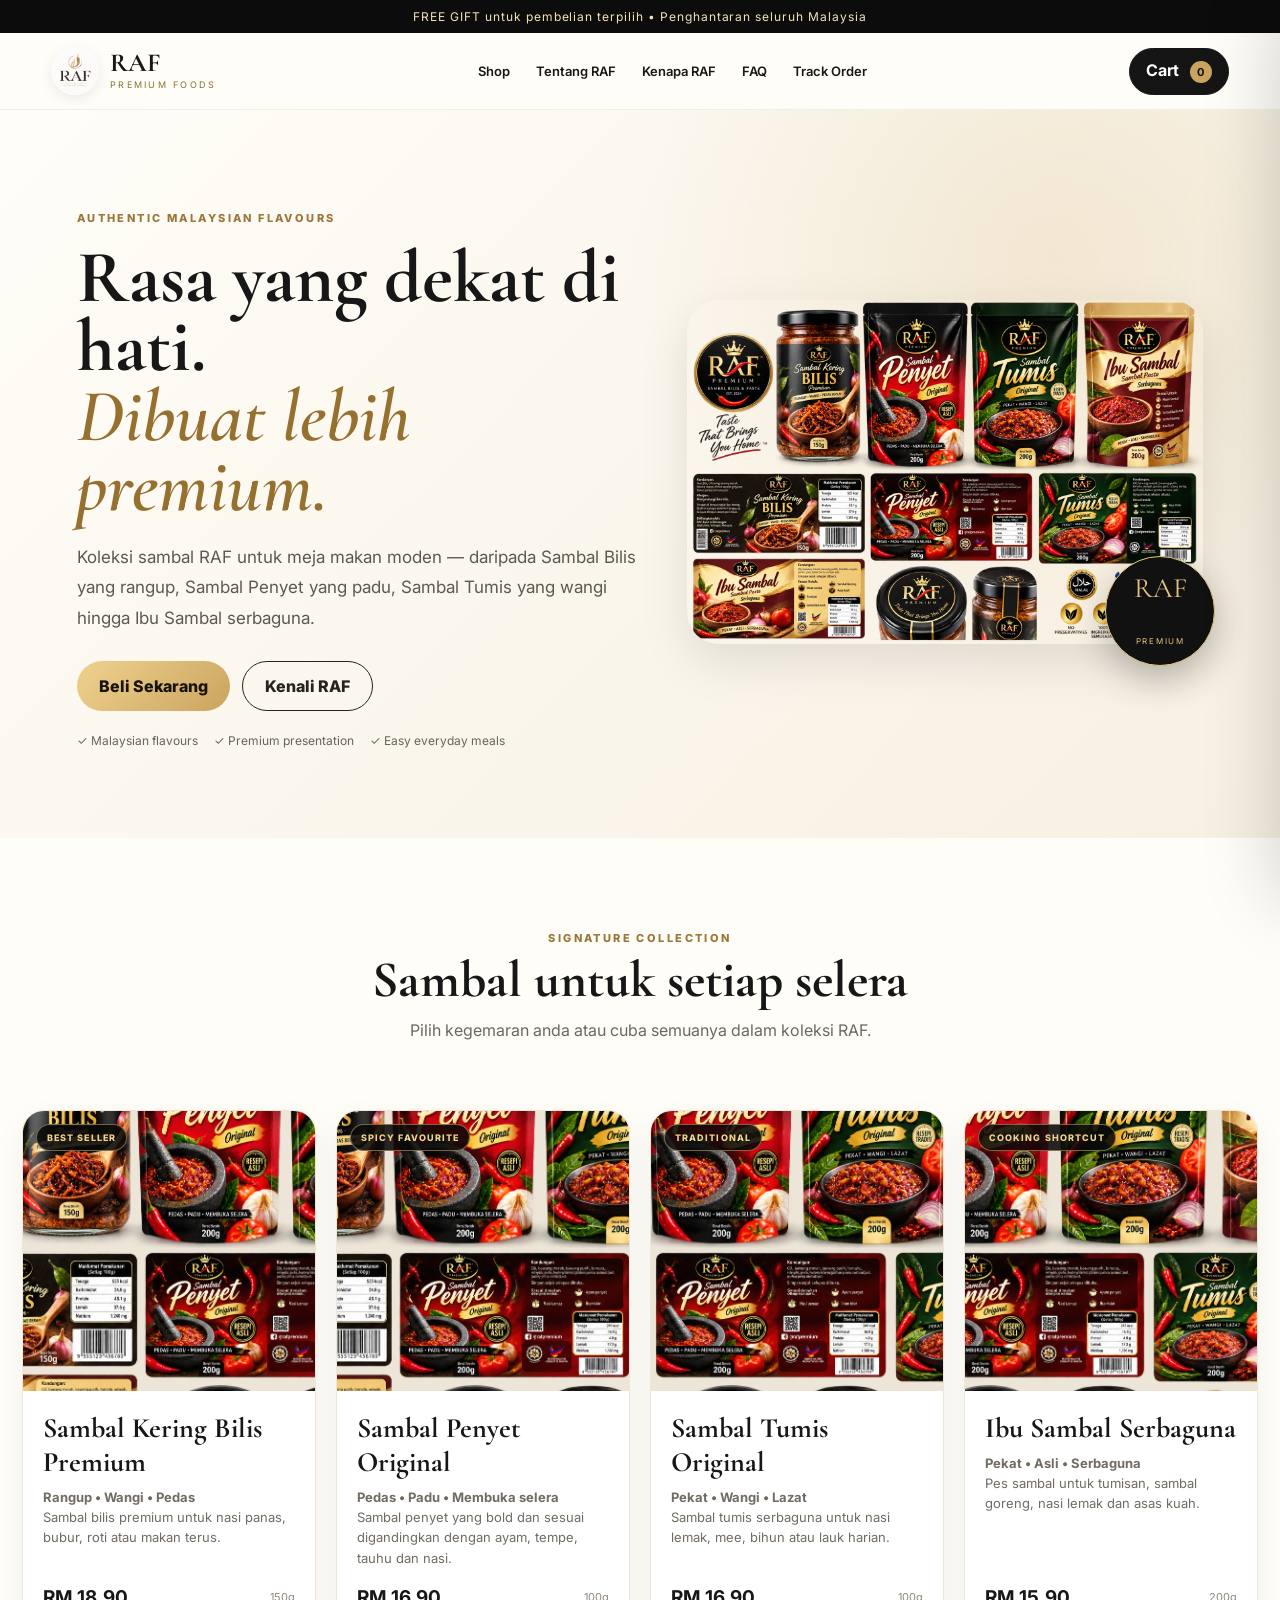
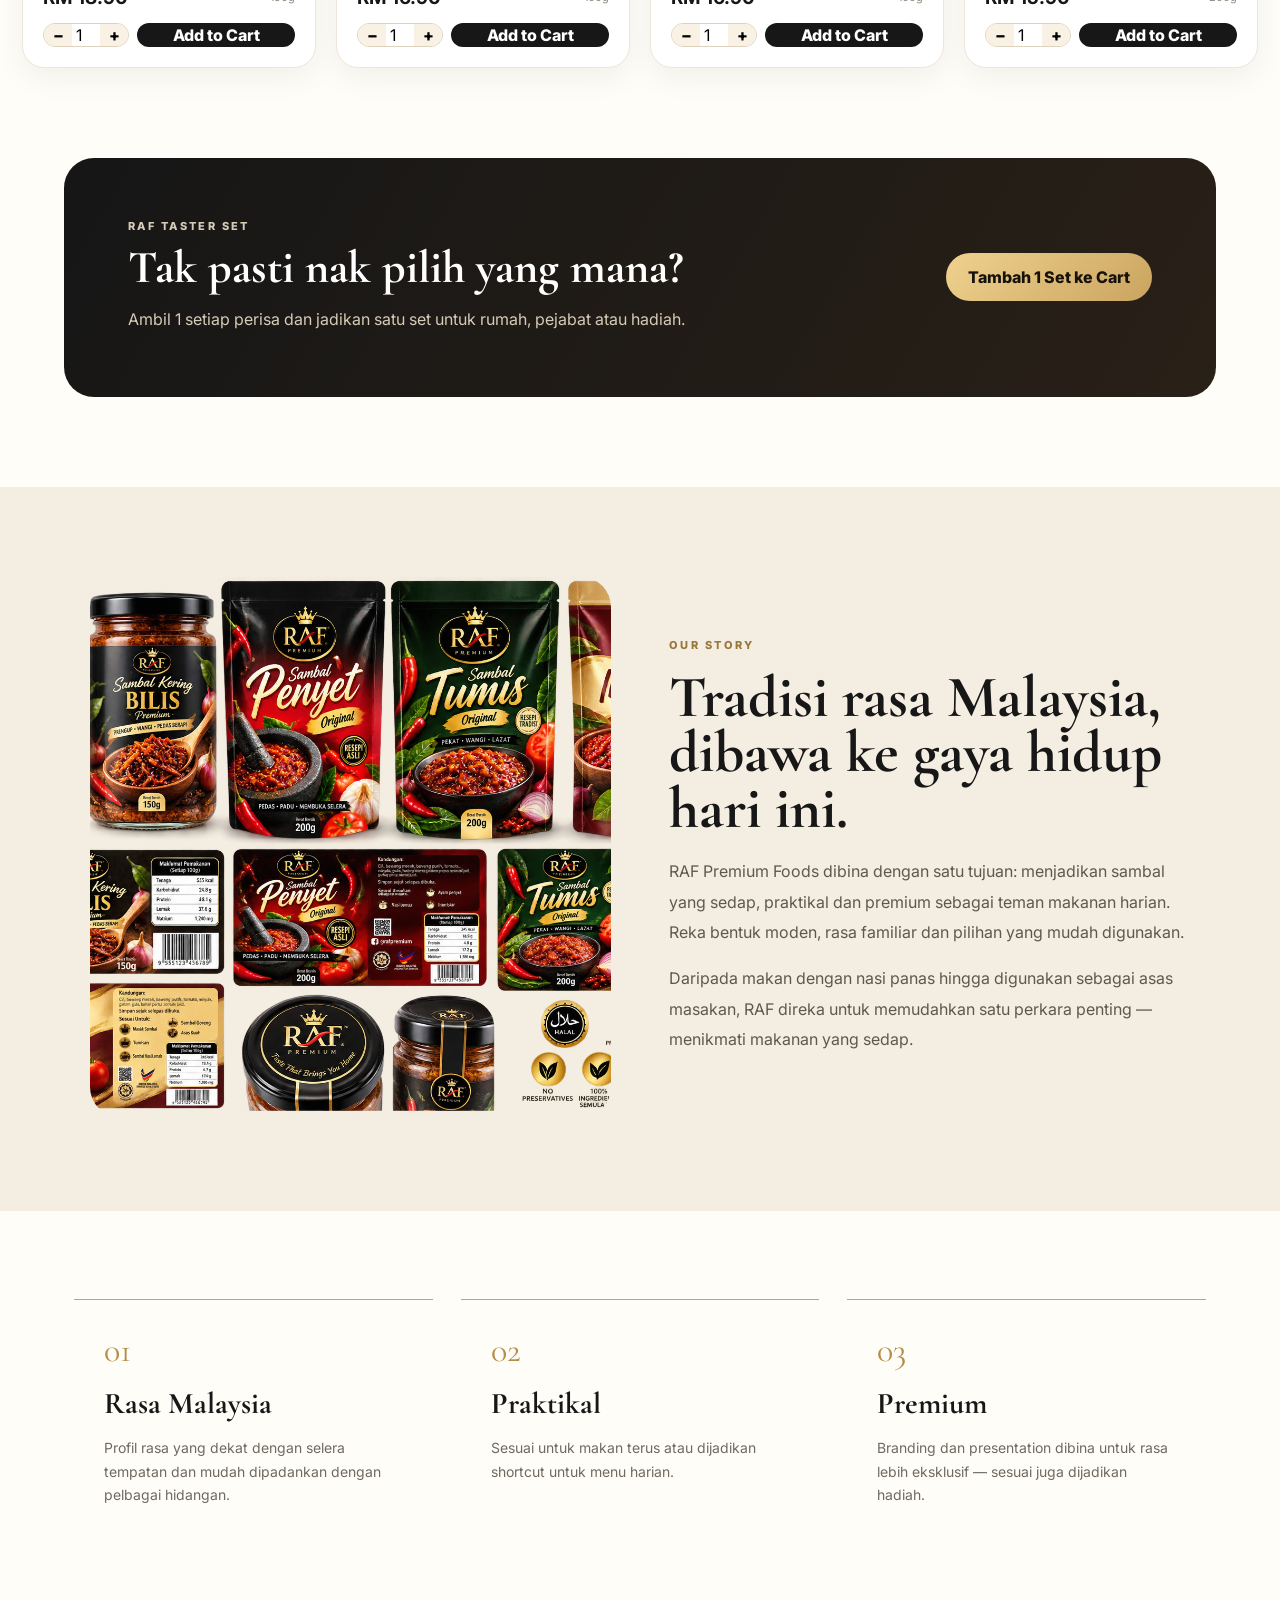
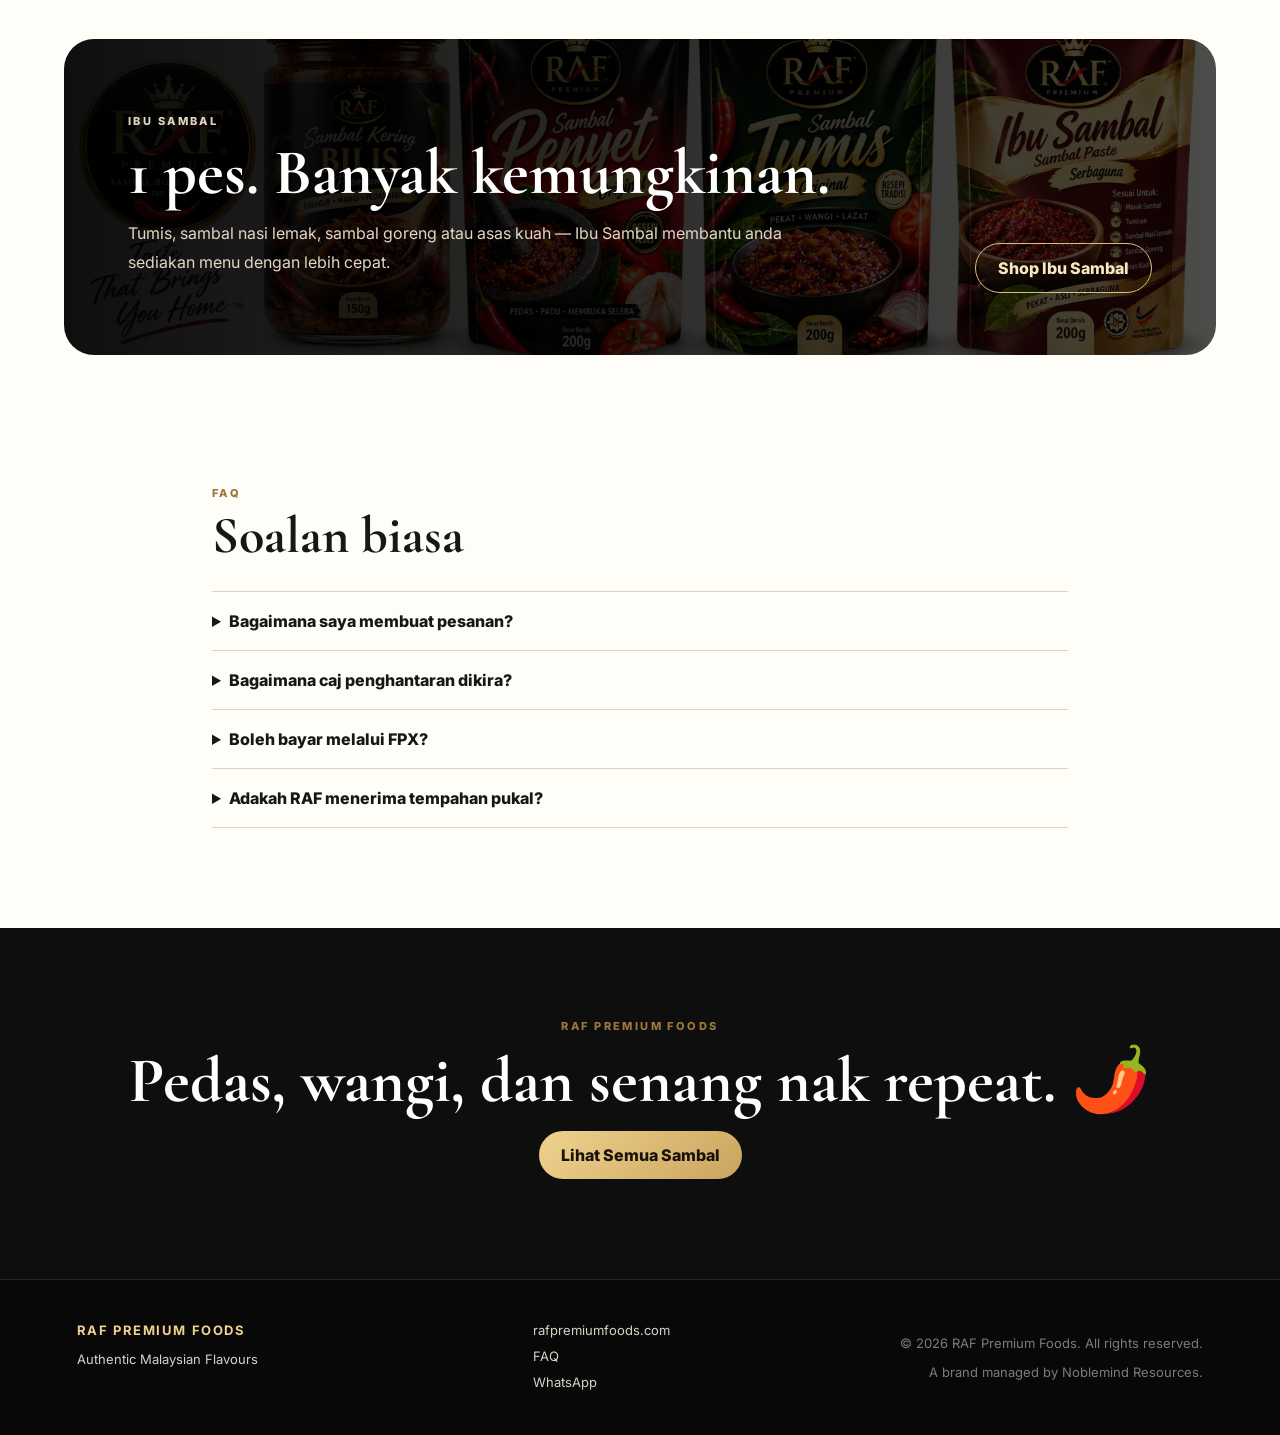
<file: index.html>
<!doctype html>
<html lang="ms">
<head>
  <meta charset="utf-8">
  <meta name="viewport" content="width=device-width,initial-scale=1">
  <title>RAF Premium Foods | Sambal Premium Malaysia</title>
  <meta name="description" content="RAF Premium Foods — sambal premium Malaysia. Sambal Bilis, Sambal Penyet, Sambal Tumis dan Ibu Sambal serbaguna.">
  <meta name="theme-color" content="#0b0b0b">
  <meta property="og:title" content="RAF Premium Foods">
  <meta property="og:description" content="Authentic Malaysian Flavours — Premium Sambal & Ibu Sambal">
  <meta property="og:type" content="website">
  <meta property="og:url" content="https://rafpremiumfoods.com">
  <link rel="icon" href="assets/raf-logo.png">
  <link rel="preconnect" href="https://fonts.googleapis.com">
  <link rel="preconnect" href="https://fonts.gstatic.com" crossorigin>
  <link href="https://fonts.googleapis.com/css2?family=Cormorant+Garamond:wght@600;700&family=Inter:wght@400;500;600;700;800&display=swap" rel="stylesheet">
  <link rel="stylesheet" href="styles.css">
</head>
<body>
  <div class="announcement">FREE GIFT untuk pembelian terpilih • Penghantaran seluruh Malaysia</div>

  <header class="site-header">
    <a class="brand" href="#home" aria-label="RAF Premium Foods">
      <img src="assets/raf-logo.png" alt="RAF Premium Sambal">
      <div>
        <strong>RAF</strong>
        <span>PREMIUM FOODS</span>
      </div>
    </a>

    <nav>
      <a href="#shop">Shop</a>
      <a href="#about">Tentang RAF</a>
      <a href="#why">Kenapa RAF</a>
      <a href="#faq">FAQ</a>
      <a href="track.html">Track Order</a>
    </nav>

    <button class="cart-button" id="openCart" aria-label="Buka cart">
      Cart <span id="cartCount">0</span>
    </button>
  </header>

  <main>
    <section class="hero" id="home">
      <div class="hero-copy">
        <p class="eyebrow">AUTHENTIC MALAYSIAN FLAVOURS</p>
        <h1>Rasa yang dekat di hati.<br><em>Dibuat lebih premium.</em></h1>
        <p class="hero-text">
          Koleksi sambal RAF untuk meja makan moden — daripada Sambal Bilis yang rangup,
          Sambal Penyet yang padu, Sambal Tumis yang wangi hingga Ibu Sambal serbaguna.
        </p>
        <div class="hero-actions">
          <a class="btn btn-gold" href="#shop">Beli Sekarang</a>
          <a class="btn btn-ghost" href="#about">Kenali RAF</a>
        </div>
        <div class="trust-row">
          <span>✓ Malaysian flavours</span>
          <span>✓ Premium presentation</span>
          <span>✓ Easy everyday meals</span>
        </div>
      </div>

      <div class="hero-art">
        <img src="assets/raf-products.png" alt="Koleksi RAF Premium Sambal">
        <div class="hero-badge">RAF<br><small>PREMIUM</small></div>
      </div>
    </section>

    <section class="section intro">
      <p class="eyebrow">SIGNATURE COLLECTION</p>
      <h2>Sambal untuk setiap selera</h2>
      <p>Pilih kegemaran anda atau cuba semuanya dalam koleksi RAF.</p>
    </section>

    <section class="products" id="shop"></section>

    <section class="bundle">
      <div>
        <p class="eyebrow">RAF TASTER SET</p>
        <h2>Tak pasti nak pilih yang mana?</h2>
        <p>Ambil 1 setiap perisa dan jadikan satu set untuk rumah, pejabat atau hadiah.</p>
      </div>
      <button class="btn btn-gold" id="addBundle">Tambah 1 Set ke Cart</button>
    </section>

    <section class="story" id="about">
      <div class="story-image">
        <img src="assets/raf-products.png" alt="RAF Premium Foods packaging">
      </div>
      <div class="story-copy">
        <p class="eyebrow">OUR STORY</p>
        <h2>Tradisi rasa Malaysia, dibawa ke gaya hidup hari ini.</h2>
        <p>
          RAF Premium Foods dibina dengan satu tujuan: menjadikan sambal yang sedap,
          praktikal dan premium sebagai teman makanan harian. Reka bentuk moden,
          rasa familiar dan pilihan yang mudah digunakan.
        </p>
        <p>
          Daripada makan dengan nasi panas hingga digunakan sebagai asas masakan,
          RAF direka untuk memudahkan satu perkara penting — menikmati makanan yang sedap.
        </p>
      </div>
    </section>

    <section class="why" id="why">
      <article>
        <span>01</span>
        <h3>Rasa Malaysia</h3>
        <p>Profil rasa yang dekat dengan selera tempatan dan mudah dipadankan dengan pelbagai hidangan.</p>
      </article>
      <article>
        <span>02</span>
        <h3>Praktikal</h3>
        <p>Sesuai untuk makan terus atau dijadikan shortcut untuk menu harian.</p>
      </article>
      <article>
        <span>03</span>
        <h3>Premium</h3>
        <p>Branding dan presentation dibina untuk rasa lebih eksklusif — sesuai juga dijadikan hadiah.</p>
      </article>
    </section>

    <section class="recipes">
      <div>
        <p class="eyebrow">IBU SAMBAL</p>
        <h2>1 pes. Banyak kemungkinan.</h2>
        <p>
          Tumis, sambal nasi lemak, sambal goreng atau asas kuah — Ibu Sambal membantu
          anda sediakan menu dengan lebih cepat.
        </p>
      </div>
      <a class="btn btn-ghost-light" href="#shop">Shop Ibu Sambal</a>
    </section>

    <section class="faq" id="faq">
      <p class="eyebrow">FAQ</p>
      <h2>Soalan biasa</h2>
      <details>
        <summary>Bagaimana saya membuat pesanan?</summary>
        <p>Pilih produk, tambah ke cart, isi maklumat penghantaran dan tekan “Order via WhatsApp”.</p>
      </details>
      <details>
        <summary>Bagaimana caj penghantaran dikira?</summary>
        <p>Caj penghantaran akan disahkan semasa checkout mengikut berat dan destinasi sebelum pembayaran.</p>
      </details>
      <details>
        <summary>Boleh bayar melalui FPX?</summary>
        <p>Struktur checkout FPX telah disediakan. Gateway FPX boleh diaktifkan selepas merchant ID/API credentials dimasukkan pada backend.</p>
      </details>
      <details>
        <summary>Adakah RAF menerima tempahan pukal?</summary>
        <p>Ya. Untuk corporate gift, reseller atau bulk order, hubungi RAF melalui WhatsApp.</p>
      </details>
    </section>

    <section class="cta">
      <p class="eyebrow">RAF PREMIUM FOODS</p>
      <h2>Pedas, wangi, dan senang nak repeat. 🌶️</h2>
      <a class="btn btn-gold" href="#shop">Lihat Semua Sambal</a>
    </section>
  </main>

  <footer>
    <div>
      <strong>RAF PREMIUM FOODS</strong>
      <p>Authentic Malaysian Flavours</p>
    </div>
    <div>
      <a href="https://rafpremiumfoods.com">rafpremiumfoods.com</a>
      <a href="#faq">FAQ</a>
      <a href="#" id="footerWhatsapp">WhatsApp</a>
    </div>
    <div>
      <p>© <span id="year"></span> RAF Premium Foods. All rights reserved.</p>
      <p>A brand managed by Noblemind Resources.</p>
    </div>
  </footer>

  <aside class="cart-drawer" id="cartDrawer" aria-hidden="true">
    <div class="cart-head">
      <div>
        <small>YOUR ORDER</small>
        <h2>Shopping Cart</h2>
      </div>
      <button class="icon-btn" id="closeCart" aria-label="Tutup cart">×</button>
    </div>
    <div id="cartItems" class="cart-items"></div>
    <div class="cart-summary">
      <div><span>Subtotal</span><strong id="cartSubtotal">RM0.00</strong></div>
      <p>Shipping dikira/disahkan mengikut destinasi sebelum pembayaran.</p>
      <button class="btn btn-gold full" id="goCheckout">Checkout</button>
    </div>
  </aside>
  <div class="overlay" id="overlay"></div>

  <dialog id="checkoutDialog">
    <form method="dialog" class="checkout-card" id="checkoutForm">
      <button class="dialog-close" value="cancel" aria-label="Tutup">×</button>
      <p class="eyebrow">CHECKOUT</p>
      <h2>Maklumat Pesanan</h2>

      <label>Nama penuh
        <input id="customerName" required autocomplete="name" placeholder="Nama penerima">
      </label>

      <label>No. telefon
        <input id="customerPhone" required autocomplete="tel" placeholder="01X-XXXXXXX">
      </label>

      <label>Email
        <input id="customerEmail" type="email" autocomplete="email" placeholder="nama@email.com">
      </label>

      <label>Alamat penghantaran
        <textarea id="customerAddress" required rows="3" autocomplete="street-address" placeholder="Alamat penuh"></textarea>
      </label>

      <div class="two-col">
        <label>Poskod
          <input id="customerPostcode" required inputmode="numeric" placeholder="40460">
        </label>
        <label>Negeri
          <select id="customerState" required>
            <option value="">Pilih negeri</option>
            <option>Johor</option><option>Kedah</option><option>Kelantan</option>
            <option>Melaka</option><option>Negeri Sembilan</option><option>Pahang</option>
            <option>Perak</option><option>Perlis</option><option>Pulau Pinang</option>
            <option>Sabah</option><option>Sarawak</option><option>Selangor</option>
            <option>Terengganu</option><option>W.P. Kuala Lumpur</option>
            <option>W.P. Labuan</option><option>W.P. Putrajaya</option>
          </select>
        </label>
      </div>

      <label>Nota pesanan
        <textarea id="customerNote" rows="2" placeholder="Contoh: Kurang pedas / gift message"></textarea>
      </label>

      <div class="checkout-breakdown">
        <div><span>Subtotal produk</span><strong id="checkoutSubtotal">RM0.00</strong></div>
        <div><span>Anggaran berat</span><strong id="checkoutWeight">0.00 kg</strong></div>
        <div><span>Shipping</span><strong id="checkoutShipping">RM0.00</strong></div>
        <div class="grand"><span>Jumlah</span><strong id="checkoutGrandTotal">RM0.00</strong></div>
      </div>

      <button type="button" class="btn btn-gold full" id="placeOrder">Buat Pesanan & Lihat Bank Details</button>
      <button type="button" class="btn btn-whatsapp full" id="orderWhatsapp">Order via WhatsApp</button>
      <a class="btn btn-ghost full" href="payment.html">Sudah Transfer? Hantar Bukti Bayaran</a>
      <p class="secure-note">🔒 RAF tidak akan meminta password, PIN atau TAC bank anda.</p>
    </form>
  </dialog>

  <div class="toast" id="toast"></div>

  <script src="config.js?v=20260829-2"></script>
  <script src="app.js?v=20260829-2"></script>
</body>
</html>
</file>
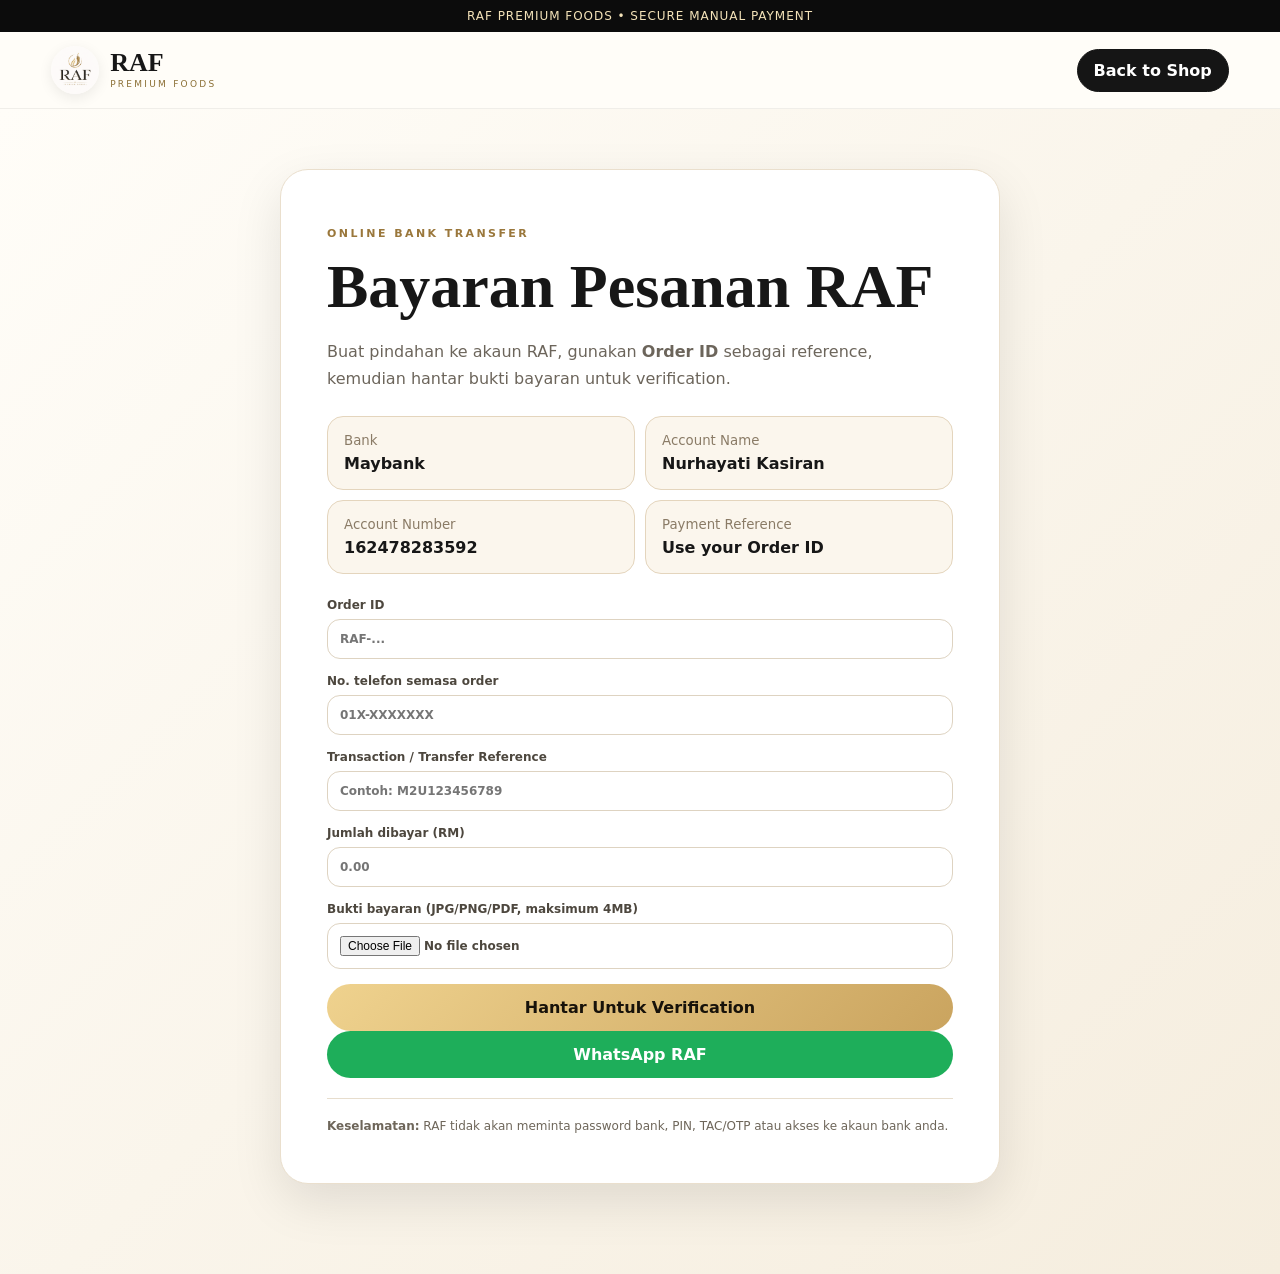
<file: payment.html>
<!doctype html>
<html lang="ms">
<head>
<meta charset="utf-8">
<meta name="viewport" content="width=device-width,initial-scale=1">
<title>Bank Transfer | RAF Premium Foods</title>
<meta name="description" content="Online bank transfer payment for RAF Premium Foods orders.">
<link rel="stylesheet" href="styles.css">
</head>
<body>
<div class="announcement">RAF PREMIUM FOODS • SECURE MANUAL PAYMENT</div>
<header class="site-header">
  <a class="brand" href="index.html">
    <img src="assets/raf-logo.png" alt="RAF">
    <div><strong>RAF</strong><span>PREMIUM FOODS</span></div>
  </a>
  <a class="cart-button" href="index.html">Back to Shop</a>
</header>

<main class="payment-wrap">
  <section class="payment-card">
    <p class="eyebrow">ONLINE BANK TRANSFER</p>
    <h1>Bayaran Pesanan RAF</h1>
    <p class="payment-intro">Buat pindahan ke akaun RAF, gunakan <strong>Order ID</strong> sebagai reference, kemudian hantar bukti bayaran untuk verification.</p>

    <div class="bank-box">
      <div><small>Bank</small><strong id="bankName"></strong></div>
      <div><small>Account Name</small><strong id="accountName"></strong></div>
      <div><small>Account Number</small><strong id="accountNumber"></strong></div>
      <div><small>Payment Reference</small><strong id="paymentRef"></strong></div>
    </div>

    <div id="bankPending" class="notice" hidden>
      Akaun bank rasmi RAF belum dimasukkan. Order boleh dibuat sekarang, tetapi bank details perlu dikemas kini sebelum customer membuat transfer.
    </div>

    <form id="paymentForm">
      <label>Order ID
        <input id="orderId" required placeholder="RAF-...">
      </label>
      <label>No. telefon semasa order
        <input id="phone" required placeholder="01X-XXXXXXX">
      </label>
      <label>Transaction / Transfer Reference
        <input id="transferRef" required placeholder="Contoh: M2U123456789">
      </label>
      <label>Jumlah dibayar (RM)
        <input id="amountPaid" type="number" min="0" step="0.01" required placeholder="0.00">
      </label>
      <label>Bukti bayaran (JPG/PNG/PDF, maksimum 4MB)
        <input id="receipt" type="file" accept="image/jpeg,image/png,application/pdf">
      </label>

      <button class="btn btn-gold full" type="submit" id="submitPayment">Hantar Untuk Verification</button>
      <a class="btn btn-whatsapp full" id="paymentWhatsapp" href="#">WhatsApp RAF</a>
    </form>

    <div id="paymentResult"></div>

    <div class="safety-note">
      <strong>Keselamatan:</strong> RAF tidak akan meminta password bank, PIN, TAC/OTP atau akses ke akaun bank anda.
    </div>
  </section>
</main>

<script src="config.js"></script>
<script>
const cfg=window.RAF_CONFIG;
const qs=new URLSearchParams(location.search);
const orderIdEl=document.querySelector('#orderId');
const phoneEl=document.querySelector('#phone');
const refEl=document.querySelector('#paymentRef');
const result=document.querySelector('#paymentResult');
const btn=document.querySelector('#submitPayment');

orderIdEl.value=qs.get('orderId')||localStorage.getItem('rafLastOrderId')||'';
phoneEl.value=qs.get('phone')||localStorage.getItem('rafLastOrderPhone')||'';
document.querySelector('#bankName').textContent=cfg.bank.bankName;
document.querySelector('#accountName').textContent=cfg.bank.accountName;
document.querySelector('#accountNumber').textContent=cfg.bank.accountNumber;
refEl.textContent=orderIdEl.value||'Use your Order ID';

orderIdEl.addEventListener('input',()=>refEl.textContent=orderIdEl.value||'Use your Order ID');

const pendingBank=[cfg.bank.bankName,cfg.bank.accountNumber].some(x=>String(x).includes('TO BE UPDATED'));
document.querySelector('#bankPending').hidden=!pendingBank;

document.querySelector('#paymentWhatsapp').href=`https://wa.me/${cfg.whatsappNumber}?text=${encodeURIComponent('Hi RAF Premium Foods, saya nak semak bayaran untuk Order ID: '+(orderIdEl.value||''))}`;

function fileToBase64(file){
  return new Promise((resolve,reject)=>{
    const r=new FileReader();
    r.onload=()=>resolve(String(r.result).split(',')[1]||'');
    r.onerror=reject;
    r.readAsDataURL(file);
  });
}

document.querySelector('#paymentForm').addEventListener('submit',async(e)=>{
  e.preventDefault();
  const orderId=orderIdEl.value.trim();
  const phone=phoneEl.value.trim();
  const transferRef=document.querySelector('#transferRef').value.trim();
  const amountPaid=Number(document.querySelector('#amountPaid').value||0);
  const file=document.querySelector('#receipt').files[0];

  if(!orderId||!phone||!transferRef||amountPaid<=0){
    result.innerHTML='<div class="notice error">Lengkapkan semua maklumat wajib.</div>';return;
  }
  if(file && file.size>4*1024*1024){
    result.innerHTML='<div class="notice error">Fail terlalu besar. Maksimum 4MB.</div>';return;
  }

  btn.disabled=true;btn.textContent='Menghantar...';

  try{
    let receiptBase64='', receiptName='', receiptMime='';
    if(file){
      receiptBase64=await fileToBase64(file);
      receiptName=file.name;
      receiptMime=file.type;
    }

    const payload={
      action:'submit_payment',
      orderId,phone,transferRef,amountPaid,
      receiptBase64,receiptName,receiptMime
    };

    if(!cfg.orderApiUrl || cfg.orderApiUrl.includes('PASTE_GOOGLE')){
      localStorage.setItem('rafPayment-'+orderId,JSON.stringify(payload));
      result.innerHTML='<div class="notice success"><strong>Demo:</strong> Bukti bayaran disimpan pada browser. Aktifkan Google Apps Script untuk verification sebenar.</div>';
    }else{
      const r=await fetch(cfg.orderApiUrl,{
        method:'POST',
        headers:{'Content-Type':'text/plain;charset=utf-8'},
        body:JSON.stringify(payload)
      });
      const data=await r.json();
      if(!data.ok) throw new Error(data.error||'Submission failed');
      result.innerHTML=`<div class="notice success"><strong>Berjaya.</strong> Bayaran untuk ${orderId} dihantar untuk verification. Status: PENDING VERIFICATION.</div>`;
    }
  }catch(err){
    console.error(err);
    result.innerHTML='<div class="notice error">Bukti bayaran belum berjaya dihantar. Cuba semula atau WhatsApp RAF.</div>';
  }finally{
    btn.disabled=false;btn.textContent='Hantar Untuk Verification';
  }
});
</script>
</body>
</html>
</file>
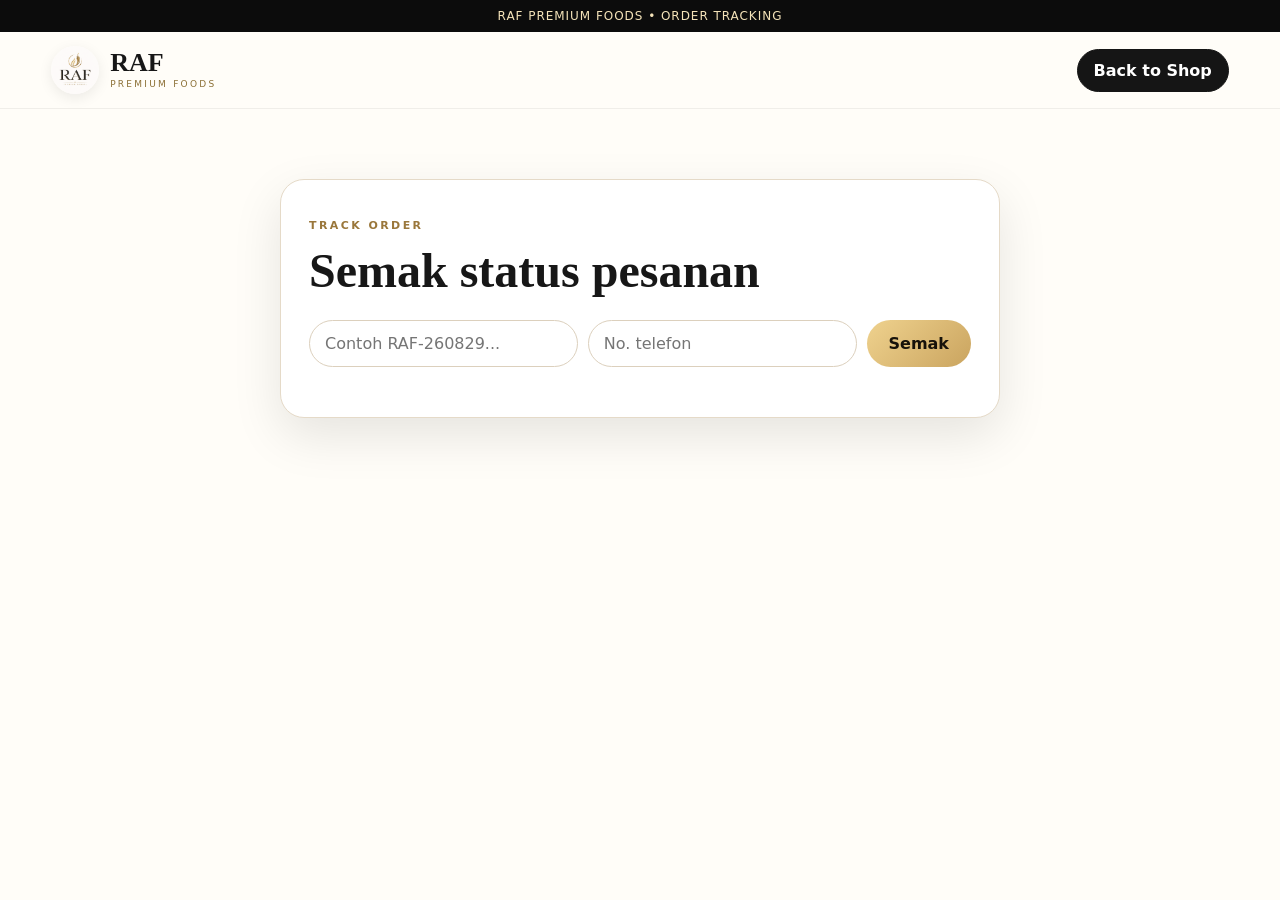
<file: track.html>
<!doctype html>
<html lang="ms">
<head>
<meta charset="utf-8"><meta name="viewport" content="width=device-width,initial-scale=1">
<title>Track Order | RAF Premium Foods</title>
<link rel="stylesheet" href="styles.css">
</head>
<body>
<div class="announcement">RAF PREMIUM FOODS • ORDER TRACKING</div>
<header class="site-header">
  <a class="brand" href="index.html"><img src="assets/raf-logo.png" alt="RAF"><div><strong>RAF</strong><span>PREMIUM FOODS</span></div></a>
  <a class="cart-button" href="index.html">Back to Shop</a>
</header>
<main class="status-card">
  <p class="eyebrow">TRACK ORDER</p>
  <h1 style="font-family:'Cormorant Garamond',serif;font-size:48px;margin:8px 0 22px">Semak status pesanan</h1>
  <div class="track-form">
    <input id="orderId" placeholder="Contoh RAF-260829...">
    <input id="phone" placeholder="No. telefon">
    <button class="btn btn-gold" id="checkBtn">Semak</button>
  </div>
  <div id="result" style="margin-top:22px"></div>
</main>
<script src="config.js"></script>
<script>
const cfg=window.RAF_CONFIG;
const result=document.querySelector('#result');
document.querySelector('#orderId').value=localStorage.getItem('rafLastOrderId')||'';
document.querySelector('#checkBtn').onclick=async()=>{
  const orderId=document.querySelector('#orderId').value.trim();
  const phone=document.querySelector('#phone').value.trim();
  if(!orderId||!phone){result.innerHTML='<p>Sila masukkan Order ID dan telefon.</p>';return;}
  if(cfg.orderApiUrl.includes('PASTE_GOOGLE')){
    const local=JSON.parse(localStorage.getItem('rafOrder-'+orderId)||'null');
    if(local && local.customer.phone===phone) render(local);
    else result.innerHTML='<p>Order belum ditemui. Google Sheet API belum diaktifkan pada versi demo.</p>';
    return;
  }
  try{
    const url=new URL(cfg.orderApiUrl);
    url.searchParams.set('action','track');
    url.searchParams.set('orderId',orderId);
    url.searchParams.set('phone',phone);
    const r=await fetch(url); const data=await r.json();
    if(!data.ok) throw new Error(data.error||'Not found');
    render(data.order);
  }catch(e){result.innerHTML='<p>Order tidak ditemui atau maklumat tidak sepadan.</p>';}
};
function render(o){
  result.innerHTML=`<div class="status-grid">
    <div><small>Order ID</small><strong>${o.orderId}</strong></div>
    <div><small>Payment</small><strong>${o.paymentStatus||'UNPAID'}</strong></div>
    <div><small>Delivery</small><strong>${o.deliveryStatus||'NEW ORDER'}</strong></div>
    <div><small>Consignment</small><strong>${o.consignmentNo||'-'}</strong></div>
    <div><small>Total</small><strong>RM${Number(o.grandTotal||0).toFixed(2)}</strong></div>
    <div><small>Verified by</small><strong>${o.verifiedBy||'-'}</strong></div>
  </div>`;
}
</script>
</body></html>
</file>
<file: styles.css>
:root{
  --black:#090909;
  --charcoal:#141414;
  --cream:#f8f3e8;
  --paper:#fffdf8;
  --gold:#caa45f;
  --gold2:#efd28e;
  --red:#9d251f;
  --text:#171717;
  --muted:#6d685f;
  --line:#e8dfcf;
  --radius:22px;
  --shadow:0 18px 50px rgba(0,0,0,.10);
}
*{box-sizing:border-box}
html{scroll-behavior:smooth}
body{
  margin:0;
  font-family:Inter,system-ui,-apple-system,Segoe UI,sans-serif;
  background:var(--paper);
  color:var(--text);
}
a{color:inherit;text-decoration:none}
button,input,textarea,select{font:inherit}
button{cursor:pointer}
.announcement{
  background:#0c0c0c;color:#f4e3b9;text-align:center;
  padding:9px 16px;font-size:12px;letter-spacing:.08em;
}
.site-header{
  position:sticky;top:0;z-index:40;
  display:flex;align-items:center;justify-content:space-between;
  gap:24px;padding:14px clamp(18px,4vw,64px);
  background:rgba(255,253,248,.94);backdrop-filter:blur(14px);
  border-bottom:1px solid rgba(0,0,0,.06);
}
.brand{display:flex;align-items:center;gap:11px}
.brand img{
  width:48px;height:48px;object-fit:cover;border-radius:50%;
  box-shadow:0 4px 14px rgba(0,0,0,.08)
}
.brand strong{font-family:"Cormorant Garamond",serif;font-size:26px;line-height:.85}
.brand span{display:block;font-size:9px;letter-spacing:.25em;color:#8b6f35;margin-top:4px}
nav{display:flex;gap:26px;font-size:13px;font-weight:600}
nav a:hover{color:#9b762f}
.cart-button{
  border:1px solid #151515;background:#151515;color:white;border-radius:999px;
  padding:11px 16px;font-weight:700;
}
.cart-button span{
  display:inline-grid;place-items:center;margin-left:7px;width:22px;height:22px;
  background:var(--gold);color:#111;border-radius:50%;font-size:11px;
}
.hero{
  min-height:76vh;
  display:grid;grid-template-columns:1.05fr .95fr;
  align-items:center;gap:40px;
  padding:clamp(48px,7vw,100px) clamp(20px,6vw,90px);
  background:
    radial-gradient(circle at 82% 20%,rgba(202,164,95,.18),transparent 35%),
    linear-gradient(135deg,#fffdf8 0%,#f7f0e2 100%);
  overflow:hidden;
}
.eyebrow{color:#9a773b;font-weight:800;letter-spacing:.22em;font-size:11px}
.hero h1,.section h2,.story h2,.bundle h2,.recipes h2,.faq h2,.cta h2,.checkout-card h2{
  font-family:"Cormorant Garamond",serif;
  font-size:clamp(42px,5.8vw,78px);line-height:.94;margin:18px 0 20px;
  font-weight:700;
}
.hero h1 em{color:#96702f;font-weight:600}
.hero-text{max-width:650px;color:#5e594f;line-height:1.8;font-size:17px}
.hero-actions{display:flex;gap:12px;flex-wrap:wrap;margin:28px 0 22px}
.btn{
  border:0;border-radius:999px;padding:14px 22px;font-weight:800;
  display:inline-flex;align-items:center;justify-content:center;gap:8px;
  transition:.2s transform,.2s opacity,.2s box-shadow;
}
.btn:hover{transform:translateY(-1px);box-shadow:0 8px 22px rgba(0,0,0,.11)}
.btn-gold{background:linear-gradient(135deg,var(--gold2),var(--gold));color:#17120a}
.btn-ghost{border:1px solid #28231a;background:transparent;color:#28231a}
.btn-ghost-light{border:1px solid #d9bf7d;background:transparent;color:#f8e8bd}
.btn-whatsapp{background:#1eae5a;color:white}
.btn-fpx{background:#222;color:#aaa;border:1px solid #3a3a3a}
.full{width:100%}
.trust-row{display:flex;flex-wrap:wrap;gap:16px;font-size:12px;color:#6a6358}
.hero-art{position:relative}
.hero-art>img{
  width:100%;max-height:600px;object-fit:cover;object-position:center 8%;
  border-radius:32px;box-shadow:var(--shadow);
}
.hero-badge{
  position:absolute;right:-12px;bottom:-18px;width:110px;height:110px;
  display:grid;place-items:center;text-align:center;border-radius:50%;
  background:#111;color:#e4c47d;border:1px solid #e6c77d;
  font-family:"Cormorant Garamond",serif;font-size:28px;line-height:.72;
  box-shadow:0 14px 36px rgba(0,0,0,.24)
}
.hero-badge small{font-family:Inter,sans-serif;font-size:8px;letter-spacing:.22em}
.section{text-align:center;padding:82px 20px 20px}
.section h2{font-size:clamp(38px,4vw,56px);margin:10px 0}
.section>p:last-child{color:var(--muted)}
.products{
  max-width:1280px;margin:0 auto;
  padding:34px 22px 90px;
  display:grid;grid-template-columns:repeat(4,1fr);gap:20px
}
.product-card{
  background:white;border:1px solid #eee6d8;border-radius:var(--radius);
  overflow:hidden;box-shadow:0 10px 30px rgba(0,0,0,.055);
  display:flex;flex-direction:column
}
.product-image{
  height:280px;overflow:hidden;background:#ece5d8;position:relative;
}
.product-image img{
  width:100%;height:100%;object-fit:cover;transform:scale(1.75);
}
.product-card:nth-child(1) .product-image img{object-position:13% 17%}
.product-card:nth-child(2) .product-image img{object-position:40% 16%}
.product-card:nth-child(3) .product-image img{object-position:66% 16%}
.product-card:nth-child(4) .product-image img{object-position:91% 16%}
.product-tag{
  position:absolute;left:13px;top:13px;background:rgba(10,10,10,.88);
  color:#efd28e;border:1px solid rgba(239,210,142,.45);
  border-radius:999px;padding:7px 10px;font-size:9px;font-weight:800;letter-spacing:.12em
}
.product-body{padding:20px;display:flex;flex-direction:column;flex:1}
.product-body h3{font-family:"Cormorant Garamond",serif;font-size:28px;margin:0 0 8px}
.product-body p{color:#716b61;font-size:13px;line-height:1.55;margin:0 0 18px}
.product-meta{display:flex;justify-content:space-between;align-items:center;margin-top:auto;margin-bottom:14px}
.product-meta strong{font-size:19px}
.product-meta span{font-size:11px;color:#8e877a}
.qty-row{display:grid;grid-template-columns:86px 1fr;gap:8px}
.qty{display:grid;grid-template-columns:28px 1fr 28px;border:1px solid #ddd2bd;border-radius:999px;overflow:hidden}
.qty button{border:0;background:#f8f1e4;font-weight:800}
.qty input{width:100%;min-width:0;text-align:center;border:0;background:white}
.add-btn{border:0;border-radius:999px;background:#171717;color:white;font-weight:800}
.bundle{
  margin:0 clamp(20px,5vw,72px) 90px;border-radius:30px;
  padding:48px clamp(24px,5vw,70px);
  display:flex;align-items:center;justify-content:space-between;gap:30px;
  background:linear-gradient(120deg,#161616,#292017);color:white
}
.bundle h2{font-size:46px;margin:8px 0}
.bundle p{color:#d6cbb7;max-width:700px;line-height:1.7}
.story{
  display:grid;grid-template-columns:1fr 1fr;gap:58px;align-items:center;
  padding:90px clamp(22px,7vw,100px);background:#f4ede1
}
.story-image img{width:100%;height:540px;object-fit:cover;object-position:center 10%;border-radius:30px}
.story h2{font-size:clamp(42px,4.6vw,64px)}
.story-copy>p:not(.eyebrow){color:#5e594f;line-height:1.9}
.why{
  max-width:1180px;margin:auto;padding:88px 24px;
  display:grid;grid-template-columns:repeat(3,1fr);gap:28px
}
.why article{padding:30px;border-top:1px solid #bfa56f}
.why article>span{font-family:"Cormorant Garamond",serif;color:#b38d46;font-size:34px}
.why h3{font-family:"Cormorant Garamond",serif;font-size:30px;margin:14px 0}
.why p{color:#70695e;line-height:1.7;font-size:14px}
.recipes{
  margin:0 clamp(20px,5vw,72px) 90px;border-radius:30px;
  padding:62px clamp(24px,5vw,70px);
  display:flex;align-items:end;justify-content:space-between;gap:30px;
  background:
    linear-gradient(90deg,rgba(0,0,0,.94),rgba(0,0,0,.70)),
    url("assets/raf-products.png") center 12%/cover;
  color:white
}
.recipes>div{max-width:720px}
.recipes h2{font-size:clamp(44px,5vw,68px);margin:10px 0}
.recipes p{color:#e1d6c4;line-height:1.8}
.faq{max-width:900px;margin:0 auto;padding:30px 22px 100px}
.faq h2{font-size:52px;margin:12px 0 30px}
details{border-top:1px solid #ddd2c0;padding:19px 0}
details:last-of-type{border-bottom:1px solid #ddd2c0}
summary{font-weight:800;cursor:pointer}
details p{color:#6d675e;line-height:1.7}
.cta{text-align:center;padding:80px 20px 100px;background:#0e0e0e;color:white}
.cta h2{font-size:clamp(44px,5vw,68px)}
footer{
  padding:42px clamp(20px,6vw,86px);display:grid;grid-template-columns:1.2fr .7fr 1.1fr;
  gap:30px;background:#080808;color:#d9d2c6;border-top:1px solid #28231c;font-size:13px
}
footer strong{color:#efd28e;letter-spacing:.12em}
footer div:nth-child(2){display:flex;flex-direction:column;gap:10px}
footer div:last-child{text-align:right;color:#817b71}

/* cart */
.cart-drawer{
  position:fixed;right:0;top:0;z-index:70;width:min(440px,94vw);height:100dvh;
  background:#fffdf8;transform:translateX(105%);transition:.28s ease;
  padding:24px;display:flex;flex-direction:column;box-shadow:-25px 0 70px rgba(0,0,0,.18)
}
.cart-drawer.open{transform:translateX(0)}
.overlay{position:fixed;inset:0;background:rgba(0,0,0,.42);z-index:60;opacity:0;visibility:hidden;transition:.2s}
.overlay.open{opacity:1;visibility:visible}
.cart-head{display:flex;justify-content:space-between;align-items:start;border-bottom:1px solid #e5dccd;padding-bottom:17px}
.cart-head small{letter-spacing:.2em;color:#9d7b3d}
.cart-head h2{font-family:"Cormorant Garamond",serif;font-size:38px;margin:4px 0 0}
.icon-btn,.dialog-close{border:0;background:transparent;font-size:32px;line-height:1}
.cart-items{overflow:auto;flex:1;padding:10px 0}
.empty-cart{padding:40px 10px;text-align:center;color:#777}
.cart-item{display:grid;grid-template-columns:65px 1fr auto;gap:12px;padding:15px 0;border-bottom:1px solid #eee4d5}
.cart-thumb{width:65px;height:65px;object-fit:cover;border-radius:12px}
.cart-item h4{margin:0 0 6px;font-size:13px}
.cart-item p{margin:0;color:#827a6d;font-size:12px}
.cart-item-actions{display:flex;align-items:center;gap:5px;margin-top:9px}
.cart-item-actions button{width:25px;height:25px;border:1px solid #ddd0bc;background:white;border-radius:50%}
.remove{border:0!important;color:#a4372e;background:transparent!important;width:auto!important}
.cart-summary{border-top:1px solid #ddd2c2;padding-top:18px}
.cart-summary>div{display:flex;justify-content:space-between;font-size:18px}
.cart-summary p{font-size:11px;color:#786f62;line-height:1.5}
.cart-summary .btn{margin-top:10px}

/* checkout */
dialog{border:0;padding:0;border-radius:26px;width:min(620px,94vw);box-shadow:0 30px 100px rgba(0,0,0,.3)}
dialog::backdrop{background:rgba(0,0,0,.6);backdrop-filter:blur(3px)}
.checkout-card{position:relative;padding:34px;background:#fffdf8}
.dialog-close{position:absolute;right:20px;top:17px}
.checkout-card h2{font-size:44px;margin:8px 0 22px}
.checkout-card label{display:block;font-size:12px;font-weight:800;margin:13px 0;color:#4d473e}
.checkout-card input,.checkout-card textarea,.checkout-card select{
  width:100%;margin-top:7px;border:1px solid #ded3c1;border-radius:13px;padding:12px;background:white;outline:none
}
.checkout-card input:focus,.checkout-card textarea:focus,.checkout-card select:focus{border-color:#b38b45;box-shadow:0 0 0 3px rgba(179,139,69,.12)}
.two-col{display:grid;grid-template-columns:.7fr 1.3fr;gap:12px}
.checkout-total{display:flex;justify-content:space-between;border-top:1px solid #ded3c1;padding:18px 0;margin-top:16px}
.checkout-card .btn{margin-top:9px}
.secure-note{text-align:center;color:#81796d;font-size:10px}
.toast{
  position:fixed;left:50%;bottom:24px;z-index:100;transform:translate(-50%,30px);
  background:#171717;color:white;padding:12px 18px;border-radius:999px;font-size:12px;
  opacity:0;pointer-events:none;transition:.25s
}
.toast.show{opacity:1;transform:translate(-50%,0)}

@media(max-width:980px){
  nav{display:none}
  .hero{grid-template-columns:1fr;min-height:auto}
  .hero-art{max-width:720px}
  .products{grid-template-columns:repeat(2,1fr)}
  .story{grid-template-columns:1fr}
  .why{grid-template-columns:1fr}
}
@media(max-width:620px){
  .announcement{font-size:10px}
  .site-header{padding:10px 14px}
  .brand img{width:40px;height:40px}
  .brand strong{font-size:22px}
  .brand span{font-size:7px}
  .hero{padding:52px 19px}
  .hero h1{font-size:47px}
  .hero-text{font-size:15px}
  .hero-actions .btn{width:100%}
  .hero-art>img{height:340px}
  .products{grid-template-columns:1fr;padding-left:15px;padding-right:15px}
  .product-image{height:330px}
  .bundle,.recipes{margin-left:14px;margin-right:14px;flex-direction:column;align-items:flex-start}
  .bundle h2{font-size:40px}
  .story{padding:70px 18px}
  .story-image img{height:400px}
  .two-col{grid-template-columns:1fr}
  footer{grid-template-columns:1fr}
  footer div:last-child{text-align:left}
}

.checkout-breakdown{border-top:1px solid #ded3c1;padding-top:12px;margin-top:16px}
.checkout-breakdown>div{display:flex;justify-content:space-between;padding:7px 0;font-size:13px}
.checkout-breakdown .grand{font-size:18px;border-top:1px solid #ded3c1;margin-top:7px;padding-top:13px}
.status-card{max-width:720px;margin:70px auto;padding:28px;border:1px solid #e5dac8;border-radius:24px;background:white;box-shadow:var(--shadow)}
.status-grid{display:grid;grid-template-columns:1fr 1fr;gap:12px}
.status-grid div{padding:14px;border-radius:14px;background:#f8f2e7}
.status-grid small{display:block;color:#897e6d;margin-bottom:4px}
.track-form{display:grid;grid-template-columns:1fr 1fr auto;gap:10px}
.track-form input{border:1px solid #dcd0bd;border-radius:999px;padding:12px 15px}
@media(max-width:620px){.track-form{grid-template-columns:1fr}.status-grid{grid-template-columns:1fr}}

.payment-wrap{padding:60px 18px 90px;background:linear-gradient(135deg,#fffdf8,#f5edde);min-height:80vh}
.payment-card{max-width:720px;margin:auto;background:white;border:1px solid #eadfcd;border-radius:28px;padding:clamp(24px,5vw,46px);box-shadow:var(--shadow)}
.payment-card h1{font-family:"Cormorant Garamond",serif;font-size:clamp(42px,6vw,62px);margin:8px 0 12px}
.payment-intro{color:#6c655b;line-height:1.7}
.payment-card label{display:block;font-size:12px;font-weight:800;margin:15px 0;color:#4d473e}
.payment-card input{width:100%;margin-top:7px;border:1px solid #ded3c1;border-radius:13px;padding:12px;background:white}
.bank-box{display:grid;grid-template-columns:1fr 1fr;gap:10px;margin:24px 0}
.bank-box>div{padding:16px;border:1px solid #e4d5bd;border-radius:16px;background:#fbf6ed}
.bank-box small{display:block;color:#8a7b66;margin-bottom:6px}
.notice{padding:14px 16px;border-radius:14px;background:#fff2cd;border:1px solid #ead28a;margin:16px 0;line-height:1.5;font-size:13px}
.notice.success{background:#eaf8ef;border-color:#a8d8b8}
.notice.error{background:#fff0ef;border-color:#e1aaa5}
.safety-note{margin-top:20px;padding-top:18px;border-top:1px solid #e7ddcd;font-size:12px;color:#6e665a;line-height:1.6}
@media(max-width:620px){.bank-box{grid-template-columns:1fr}}
</file>
